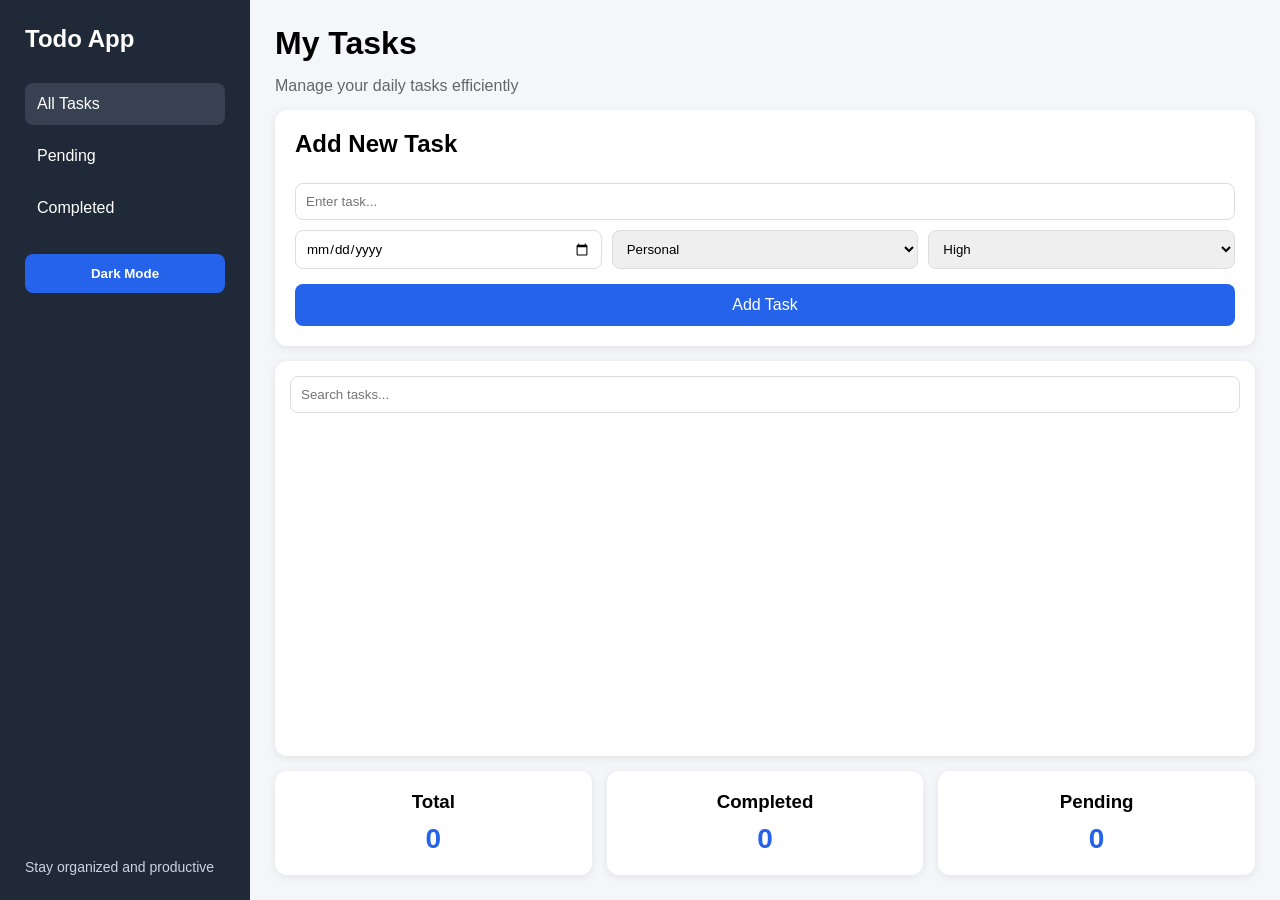
<file: index.html>
<!DOCTYPE html>
<html lang="en">
<head>
    <meta charset="UTF-8">
    <meta name="viewport" content="width=device-width, initial-scale=1.0">
    <title>Todo Dashboard</title>
    <link rel="stylesheet" href="style.css">
</head>
<body>

<div class="app">

    <aside class="sidebar">

        <h1>Todo App</h1>

        <ul>
            <li class="filter-btn active" data-filter="all">
                All Tasks
            </li>

            <li class="filter-btn" data-filter="pending">
                Pending
            </li>

            <li class="filter-btn" data-filter="completed">
                Completed
            </li>
        </ul>

        <button id="themeToggle" class="theme-btn">
            Dark Mode
        </button>

        <div class="sidebar-footer">
            Stay organized and productive
        </div>

    </aside>

    <main class="main-content">

        <div class="top-bar">
            <h1>My Tasks</h1>
        </div>

        <p class="subtitle">
            Manage your daily tasks efficiently
        </p>

        <section class="add-task-card">

            <h2>Add New Task</h2>

            <input
                type="text"
                id="taskInput"
                placeholder="Enter task..."
            >

            <div class="task-options">

                <input
                    type="date"
                    id="taskDate"
                >

                <select id="taskCategory">
                    <option>Personal</option>
                    <option>Work</option>
                    <option>Study</option>
                </select>

                <select id="taskPriority">
                    <option>High</option>
                    <option>Medium</option>
                    <option>Low</option>
                </select>

            </div>

            <button id="addBtn">
                Add Task
            </button>

        </section>

        <section class="task-section">

            <div class="search-box">

                <input
                    type="text"
                    id="searchTask"
                    placeholder="Search tasks..."
                >

            </div>

            <div class="task-scroll">

                <div id="taskList"></div>

            </div>

        </section>

        <section class="stats">

            <div class="stat-card">
                <h3>Total</h3>
                <span id="totalTasks">0</span>
            </div>

            <div class="stat-card">
                <h3>Completed</h3>
                <span id="completedTasks">0</span>
            </div>

            <div class="stat-card">
                <h3>Pending</h3>
                <span id="pendingTasks">0</span>
            </div>

        </section>

    </main>

</div>

<script src="script.js"></script>

</body>
</html>
</file>
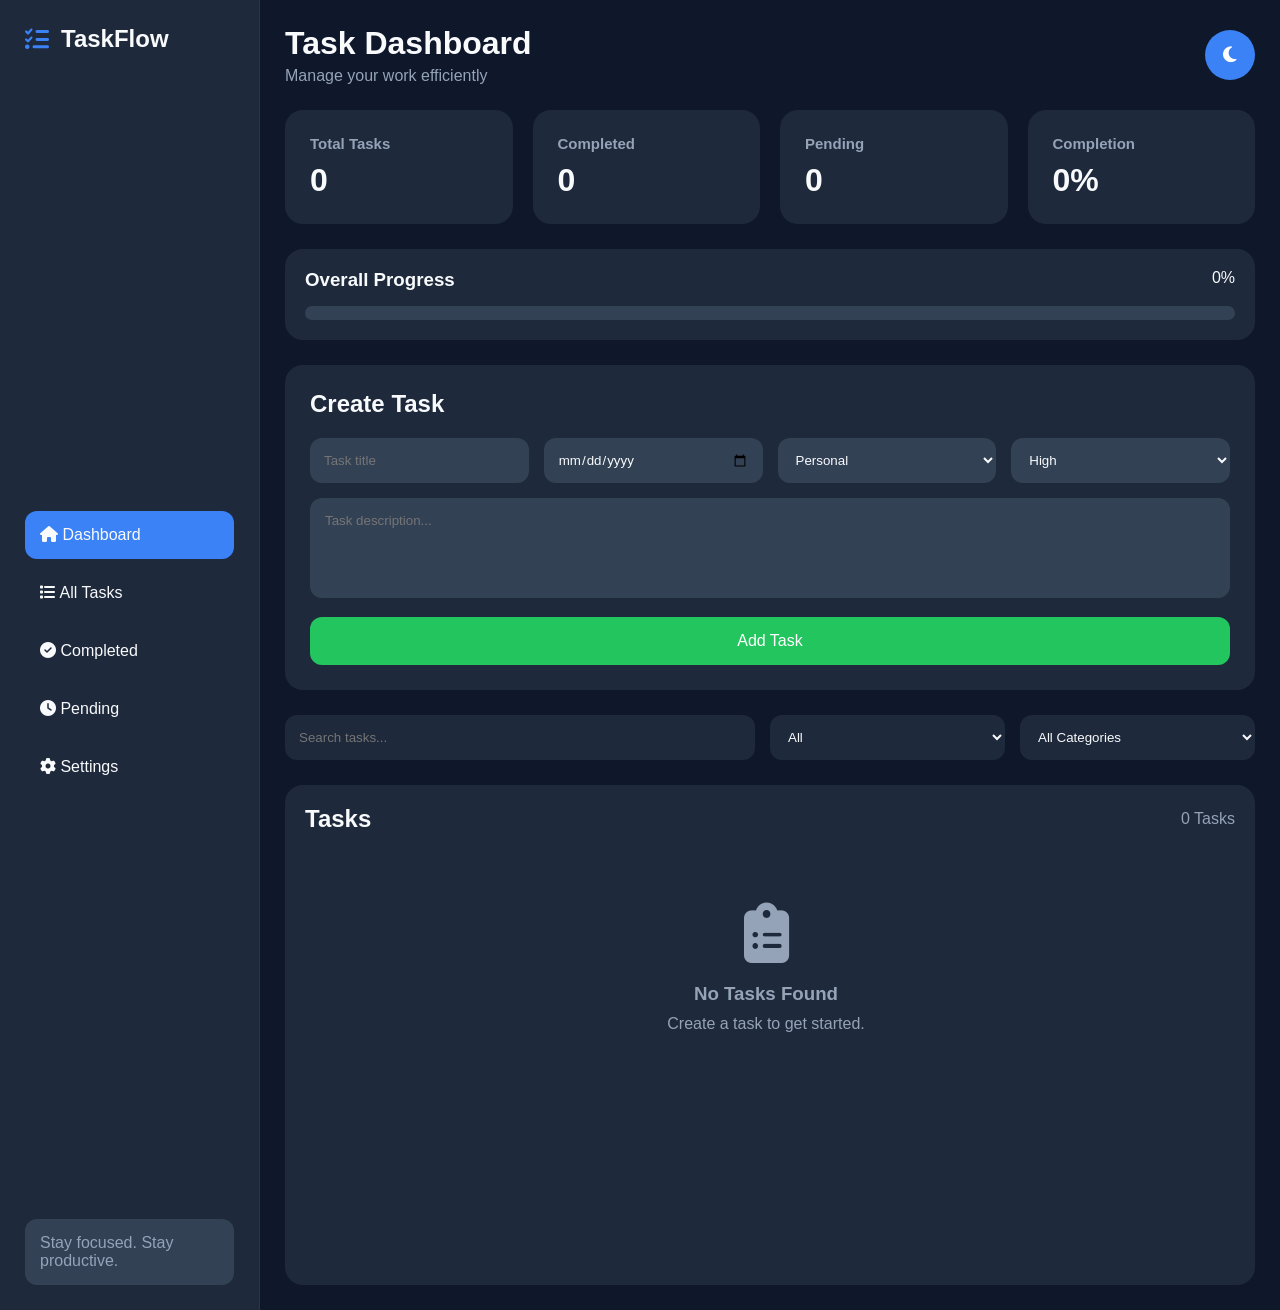
<file: To do list 2/index.html>
<!DOCTYPE html>
<html lang="en">
<head>
    <meta charset="UTF-8">
    <meta name="viewport" content="width=device-width, initial-scale=1.0">
    <title>TaskFlow Dashboard</title>

    <link rel="stylesheet" href="style.css">

    <link
        rel="stylesheet"
        href="https://cdnjs.cloudflare.com/ajax/libs/font-awesome/6.5.2/css/all.min.css"
    >
</head>
<body>

<div class="container">

    <!-- Sidebar -->
    <aside class="sidebar">

        <div class="logo">
            <i class="fa-solid fa-list-check"></i>
            <h2>TaskFlow</h2>
        </div>

        <nav>

            <ul>

                <li class="nav-item active" data-page="dashboard">
                    <i class="fa-solid fa-house"></i>
                    Dashboard
                </li>

                <li class="nav-item" data-page="all">
                    <i class="fa-solid fa-list"></i>
                    All Tasks
                </li>

                <li class="nav-item" data-page="completed">
                    <i class="fa-solid fa-circle-check"></i>
                    Completed
                </li>

                <li class="nav-item" data-page="pending">
                    <i class="fa-solid fa-clock"></i>
                    Pending
                </li>

                <li class="nav-item" data-page="settings">
                    <i class="fa-solid fa-gear"></i>
                    Settings
                </li>

            </ul>

        </nav>

        <div class="sidebar-footer">
            <p>Stay focused. Stay productive.</p>
        </div>

    </aside>

    <!-- Main Content -->
    <main class="main">

        <!-- Header -->
        <header class="topbar">

            <div>
                <h1>Task Dashboard</h1>
                <p>Manage your work efficiently</p>
            </div>

            <div class="top-actions">

                <button id="themeToggle">
                    <i class="fa-solid fa-moon"></i>
                </button>

            </div>

        </header>

        <!-- Stats -->
        <section class="stats-grid">

            <div class="stat-card">
                <h3>Total Tasks</h3>
                <span id="totalTasks">0</span>
            </div>

            <div class="stat-card">
                <h3>Completed</h3>
                <span id="completedTasks">0</span>
            </div>

            <div class="stat-card">
                <h3>Pending</h3>
                <span id="pendingTasks">0</span>
            </div>

            <div class="stat-card">
                <h3>Completion</h3>
                <span id="completionRate">0%</span>
            </div>

        </section>

        <!-- Progress -->
        <section class="progress-card">

            <div class="progress-header">
                <h3>Overall Progress</h3>
                <span id="progressText">0%</span>
            </div>

            <div class="progress-bar">
                <div id="progressFill"></div>
            </div>

        </section>

        <!-- Add Task -->
        <section class="add-task-card">

            <h2>Create Task</h2>

            <div class="form-grid">

                <input
                    type="text"
                    id="taskInput"
                    placeholder="Task title"
                >

                <input
                    type="date"
                    id="taskDate"
                >

                <select id="taskCategory">

                    <option value="Personal">
                        Personal
                    </option>

                    <option value="Work">
                        Work
                    </option>

                    <option value="Study">
                        Study
                    </option>

                </select>

                <select id="taskPriority">

                    <option value="High">
                        High
                    </option>

                    <option value="Medium">
                        Medium
                    </option>

                    <option value="Low">
                        Low
                    </option>

                </select>

            </div>

            <textarea
                id="taskDescription"
                placeholder="Task description..."
            ></textarea>

            <button id="addTaskBtn">
                Add Task
            </button>

        </section>

        <!-- Search + Filters -->
        <section class="filter-card">

            <input
                type="text"
                id="searchInput"
                placeholder="Search tasks..."
            >

            <select id="statusFilter">

                <option value="all">
                    All
                </option>

                <option value="completed">
                    Completed
                </option>

                <option value="pending">
                    Pending
                </option>

            </select>

            <select id="categoryFilter">

                <option value="all">
                    All Categories
                </option>

                <option value="Personal">
                    Personal
                </option>

                <option value="Work">
                    Work
                </option>

                <option value="Study">
                    Study
                </option>

            </select>

        </section>

        <!-- Task Section -->
        <section class="task-container">

            <div class="task-header">

                <h2>Tasks</h2>

                <span id="taskCounter">
                    0 Tasks
                </span>

            </div>

            <div class="task-scroll">

                <div id="taskList">

                    <div class="empty-state">

                        <i class="fa-solid fa-clipboard-list"></i>

                        <h3>No Tasks Yet</h3>

                        <p>
                            Create your first task above.
                        </p>

                    </div>

                </div>

            </div>

        </section>

    </main>

</div>

<script src="script.js"></script>

</body>
</html>
</file>
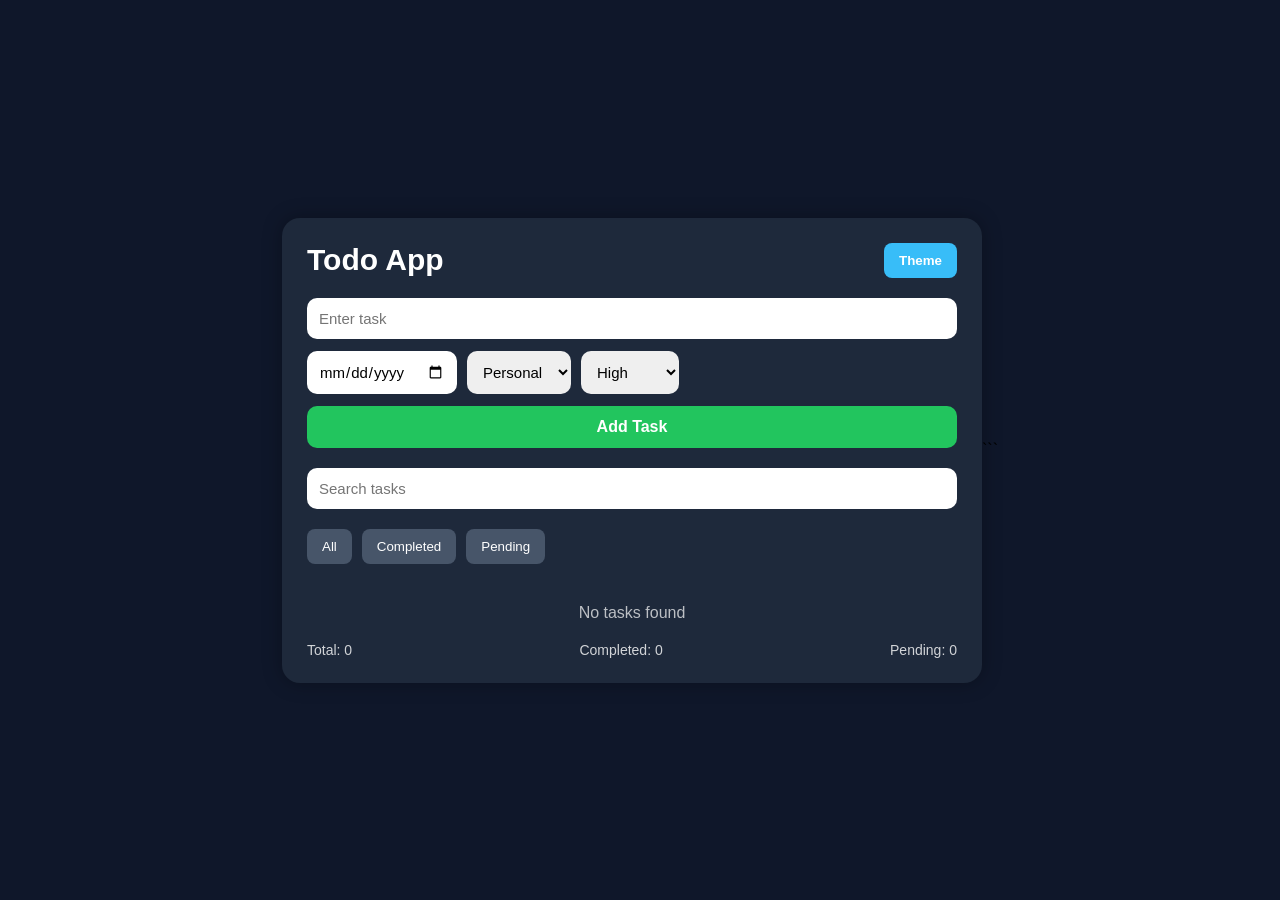
<file: new_index.html>
<!DOCTYPE html>
<html lang="en">
<head>
  <meta charset="UTF-8">
  <meta name="viewport" content="width=device-width, initial-scale=1.0">
  <title>Ultimate Todo App</title>

  <style>

    *{
      margin:0;
      padding:0;
      box-sizing:border-box;
      font-family:Arial, Helvetica, sans-serif;
    }

    body{
      background:#0f172a;
      min-height:100vh;
      display:flex;
      justify-content:center;
      align-items:center;
      padding:20px;
      transition:0.3s;
    }

    body.light{
      background:#f1f5f9;
    }

    .container{
      width:100%;
      max-width:700px;
      background:#1e293b;
      padding:25px;
      border-radius:18px;
      color:white;
      box-shadow:0 0 20px rgba(0,0,0,0.3);
      transition:0.3s;
    }

    body.light .container{
      background:white;
      color:black;
    }

    .top-bar{
      display:flex;
      justify-content:space-between;
      align-items:center;
      margin-bottom:20px;
      gap:10px;
      flex-wrap:wrap;
    }

    h1{
      font-size:30px;
    }

    .theme-btn{
      border:none;
      padding:10px 15px;
      border-radius:8px;
      cursor:pointer;
      background:#38bdf8;
      color:white;
      font-weight:bold;
    }

    .input-group{
      display:flex;
      flex-direction:column;
      gap:12px;
      margin-bottom:20px;
    }

    input, select{
      padding:12px;
      border:none;
      outline:none;
      border-radius:10px;
      font-size:15px;
    }

    .row{
      display:flex;
      gap:10px;
    }

    .add-btn{
      padding:12px;
      border:none;
      border-radius:10px;
      background:#22c55e;
      color:white;
      cursor:pointer;
      font-size:16px;
      font-weight:bold;
    }

    .search-box{
      margin-bottom:20px;
    }

    .search-box input{
      width:100%;
    }

    .filters{
      display:flex;
      gap:10px;
      margin-bottom:20px;
      flex-wrap:wrap;
    }

    .filters button{
      padding:10px 15px;
      border:none;
      border-radius:8px;
      cursor:pointer;
      background:#475569;
      color:white;
    }

    ul{
        list-style:none;
        max-height:400px;
        overflow-y:auto;
        padding-right:5px;
        scroll-behavior:smooth;
    }

    ul::-webkit-scrollbar{
        width:8px;
    }

        ul::-webkit-scrollbar-track{
        background:#1e293b;
        border-radius:10px;
    }

        ul::-webkit-scrollbar-thumb{
        background:#475569;
        border-radius:10px;
    }

        ul::-webkit-scrollbar-thumb:hover{
        background:#64748b;
    }

    li{
      background:#334155;
      padding:15px;
      border-radius:12px;
      margin-bottom:15px;
      display:flex;
      justify-content:space-between;
      align-items:center;
      gap:10px;
      flex-wrap:wrap;
      transition:0.3s;
    }

    body.light li{
      background:#e2e8f0;
    }

    .task-info{
      flex:1;
    }

    .task-text{
      font-size:18px;
      margin-bottom:5px;
    }

    .completed .task-text{
      text-decoration:line-through;
      opacity:0.6;
    }

    .task-details{
      font-size:13px;
      opacity:0.8;
    }

    .actions{
      display:flex;
      gap:8px;
      flex-wrap:wrap;
    }

    .actions button{
      border:none;
      padding:8px 10px;
      border-radius:8px;
      color:white;
      cursor:pointer;
    }

    .complete-btn{
      background:#0ea5e9;
    }

    .edit-btn{
      background:#f59e0b;
    }

    .delete-btn{
      background:#ef4444;
    }

    .stats{
      margin-top:20px;
      display:flex;
      justify-content:space-between;
      font-size:14px;
      opacity:0.8;
      flex-wrap:wrap;
      gap:10px;
    }

    .empty{
      text-align:center;
      opacity:0.7;
      margin-top:20px;
    }

    .high{
      border-left:6px solid #ef4444;
    }

    .medium{
      border-left:6px solid #f59e0b;
    }

    .low{
      border-left:6px solid #22c55e;
    }

    @media(max-width:600px){

      .row{
        flex-direction:column;
      }

      .actions{
        width:100%;
      }

      .actions button{
        flex:1;
      }
    }

  </style>
</head>

<body>

  <div class="container">

    <div class="top-bar">
      <h1>Todo App</h1>

      <button class="theme-btn" onclick="toggleTheme()">
        Theme
      </button>
    </div>

    <div class="input-group">

      <input
        type="text"
        id="taskInput"
        placeholder="Enter task"
      >

      <div class="row">

        <input
          type="date"
          id="dueDate"
        >

        <select id="category">
          <option value="Personal">Personal</option>
          <option value="Study">Study</option>
          <option value="Work">Work</option>
          <option value="Other">Other</option>
        </select>

        <select id="priority">
          <option value="high">High</option>
          <option value="medium">Medium</option>
          <option value="low">Low</option>
        </select>

      </div>

      <button class="add-btn" onclick="addTask()">
        Add Task
      </button>

    </div>

    <div class="search-box">
      <input
        type="text"
        id="searchInput"
        placeholder="Search tasks"
        onkeyup="displayTasks()"
      >
    </div>

    <div class="filters">
      <button onclick="setFilter('all')">All</button>
      <button onclick="setFilter('completed')">Completed</button>
      <button onclick="setFilter('pending')">Pending</button>
    </div>

    <ul id="taskList"></ul>

    <p class="empty" id="emptyMsg">
      No tasks found
    </p>

    <div class="stats">
      <p>Total: <span id="totalTasks">0</span></p>
      <p>Completed: <span id="completedTasks">0</span></p>
      <p>Pending: <span id="pendingTasks">0</span></p>
    </div>

  </div>

  <script>

    let tasks = JSON.parse(localStorage.getItem("tasks")) || [];

    let currentFilter = "all";

    let theme = localStorage.getItem("theme") || "dark";

    if(theme === "light"){
      document.body.classList.add("light");
    }

    function saveTasks(){
      localStorage.setItem("tasks", JSON.stringify(tasks));
    }

    function setFilter(filter){
      currentFilter = filter;
      displayTasks();
    }

    function updateStats(){

      document.getElementById("totalTasks").innerText = tasks.length;

      let completed = tasks.filter(task => task.completed).length;

      document.getElementById("completedTasks").innerText = completed;

      document.getElementById("pendingTasks").innerText = tasks.length - completed;
    }

    function displayTasks(){

      const taskList = document.getElementById("taskList");
      const emptyMsg = document.getElementById("emptyMsg");
      const search = document.getElementById("searchInput").value.toLowerCase();

      taskList.innerHTML = "";

      let filteredTasks = tasks.filter(task => {

        let matchesSearch = task.text.toLowerCase().includes(search);

        let matchesFilter = true;

        if(currentFilter === "completed"){
          matchesFilter = task.completed;
        }

        if(currentFilter === "pending"){
          matchesFilter = !task.completed;
        }

        return matchesSearch && matchesFilter;
      });

      if(filteredTasks.length === 0){
        emptyMsg.style.display = "block";
      }
      else{
        emptyMsg.style.display = "none";
      }

      filteredTasks.forEach((task,index)=>{

        const realIndex = tasks.indexOf(task);

        const li = document.createElement("li");

        li.classList.add(task.priority);

        if(task.completed){
          li.classList.add("completed");
        }

        li.innerHTML = `

          <div class="task-info">

            <div class="task-text">
              ${task.text}
            </div>

            <div class="task-details">
              Category: ${task.category} |
              Due: ${task.date || "No date"} |
              Priority: ${task.priority}
            </div>

          </div>

          <div class="actions">

            <button
              class="complete-btn"
              onclick="toggleTask(${realIndex})"
            >
              ✓
            </button>

            <button
              class="edit-btn"
              onclick="editTask(${realIndex})"
            >
              Edit
            </button>

            <button
              class="delete-btn"
              onclick="deleteTask(${realIndex})"
            >
              Delete
            </button>

          </div>

        `;

        taskList.appendChild(li);
      });

      updateStats();
    }

    function addTask(){

      const taskInput = document.getElementById("taskInput");
      const dueDate = document.getElementById("dueDate");
      const category = document.getElementById("category");
      const priority = document.getElementById("priority");

      const text = taskInput.value.trim();

      if(text === ""){
        alert("Please enter task");
        return;
      }

      tasks.push({
        text:text,
        date:dueDate.value,
        category:category.value,
        priority:priority.value,
        completed:false
      });

      saveTasks();
      displayTasks();

      taskInput.value = "";
      dueDate.value = "";
    }

    function toggleTask(index){

      tasks[index].completed = !tasks[index].completed;

      saveTasks();
      displayTasks();
    }

    function deleteTask(index){

      tasks.splice(index,1);

      saveTasks();
      displayTasks();
    }

    function editTask(index){

      const newText = prompt(
        "Edit task",
        tasks[index].text
      );

      if(newText === null || newText.trim() === ""){
        return;
      }

      const newDate = prompt(
        "Edit due date (YYYY-MM-DD)",
        tasks[index].date
      );

      if(newDate === null){
        return;
      }

      const newCategory = prompt(
        "Edit category",
        tasks[index].category
      );

      if(newCategory === null || newCategory.trim() === ""){
        return;
      }

      const newPriority = prompt(
        "Edit priority (high/medium/low)",
        tasks[index].priority
      );

      if(newPriority === null || newPriority.trim() === ""){
        return;
      }

      tasks[index].text = newText;
      tasks[index].date = newDate;
      tasks[index].category = newCategory;
      tasks[index].priority = newPriority;

      saveTasks();
      displayTasks();
    }

    function toggleTheme(){

      document.body.classList.toggle("light");

      if(document.body.classList.contains("light")){
        localStorage.setItem("theme","light");
      }
      else{
        localStorage.setItem("theme","dark");
      }
    }

    displayTasks();

  </script>

</body>
</html>
```
</file>
<file: style.css>
*{
    margin:0;
    padding:0;
    box-sizing:border-box;
    font-family:Arial, Helvetica, sans-serif;
}

body{
    background:#f4f6f9;
    height:100vh;
    overflow:hidden;
    transition:0.3s;
}

.app{
    display:flex;
    height:100vh;
}

.sidebar{
    width:250px;
    background:#1f2937;
    color:white;
    padding:25px;
    display:flex;
    flex-direction:column;
}

.sidebar h1{
    margin-bottom:30px;
}

.sidebar ul{
    list-style:none;
}

.sidebar li{
    padding:12px;
    margin-bottom:10px;
    border-radius:8px;
    cursor:pointer;
    transition:0.3s;
}

.sidebar li:hover,
.sidebar li.active{
    background:#374151;
}

.theme-btn{
    width:100%;
    padding:12px;
    border:none;
    border-radius:8px;
    margin-top:15px;
    cursor:pointer;
    background:#2563eb;
    color:white;
    font-weight:bold;
}

.theme-btn:hover{
    background:#1d4ed8;
}

.sidebar-footer{
    margin-top:auto;
    font-size:14px;
    color:#cbd5e1;
}

.main-content{
    flex:1;
    padding:25px;
    display:flex;
    flex-direction:column;
    gap:15px;
    height:100vh;
    overflow:hidden;
}

.top-bar{
    display:flex;
    justify-content:space-between;
    align-items:center;
}

.subtitle{
    color:#666;
}

.add-task-card{
    background:white;
    padding:20px;
    border-radius:12px;
    box-shadow:0 2px 10px rgba(0,0,0,0.08);
}

.add-task-card h2{
    margin-bottom:15px;
}

.add-task-card input,
.add-task-card select{
    width:100%;
    padding:10px;
    margin-top:10px;
    border:1px solid #ddd;
    border-radius:8px;
}

.task-options{
    display:grid;
    grid-template-columns:1fr 1fr 1fr;
    gap:10px;
}

#addBtn{
    width:100%;
    margin-top:15px;
    padding:12px;
    border:none;
    border-radius:8px;
    cursor:pointer;
    background:#2563eb;
    color:white;
    font-size:16px;
}

#addBtn:hover{
    background:#1d4ed8;
}

.task-section{
    background:white;
    border-radius:12px;
    padding:15px;
    box-shadow:0 2px 10px rgba(0,0,0,0.08);
    flex:1;
    min-height:0;
    display:flex;
    flex-direction:column;
}

.search-box{
    margin-bottom:10px;
}

.search-box input{
    width:100%;
    padding:10px;
    border:1px solid #ddd;
    border-radius:8px;
}

.task-scroll{
    flex:1;
    overflow-y:auto;
    padding-right:5px;
}

.task{
    background:#f8fafc;
    padding:15px;
    border-radius:10px;
    margin-bottom:10px;
    border-left:5px solid #2563eb;
}

.task.completed{
    opacity:0.7;
    text-decoration:line-through;
}

.task-top{
    display:flex;
    justify-content:space-between;
    align-items:center;
}

.task-info{
    margin-top:8px;
    color:#666;
    font-size:14px;
}

.task-actions{
    display:flex;
    gap:8px;
    margin-top:10px;
}

.task-actions button{
    padding:6px 10px;
    border:none;
    border-radius:6px;
    cursor:pointer;
    color:white;
}

.complete-btn{
    background:#22c55e;
}

.edit-btn{
    background:#f59e0b;
}

.delete-btn{
    background:#ef4444;
}

.stats{
    display:grid;
    grid-template-columns:repeat(3,1fr);
    gap:15px;
}

.stat-card{
    background:white;
    padding:20px;
    border-radius:12px;
    text-align:center;
    box-shadow:0 2px 10px rgba(0,0,0,0.08);
}

.stat-card h3{
    margin-bottom:10px;
}

.stat-card span{
    font-size:28px;
    font-weight:bold;
    color:#2563eb;
}

.dark-mode{
    background:#111827;
    color:white;
}

.dark-mode .main-content{
    background:#111827;
}

.dark-mode .subtitle{
    color:#d1d5db;
}

.dark-mode .add-task-card,
.dark-mode .task-section,
.dark-mode .stat-card{
    background:#1f2937;
    color:white;
}

.dark-mode input,
.dark-mode select{
    background:#374151;
    color:white;
    border:1px solid #4b5563;
}

.dark-mode .task{
    background:#374151;
    color:white;
}

.dark-mode .task-info{
    color:#d1d5db;
}

::-webkit-scrollbar{
    width:8px;
}

::-webkit-scrollbar-thumb{
    background:#cbd5e1;
    border-radius:10px;
}

@media(max-width:900px){

    .app{
        flex-direction:column;
    }

    .sidebar{
        width:100%;
    }

    .task-options{
        grid-template-columns:1fr;
    }

    .stats{
        grid-template-columns:1fr;
    }
}
</file>
<file: To do list 2/style.css>
*{
    margin:0;
    padding:0;
    box-sizing:border-box;
    font-family:'Segoe UI',sans-serif;
}

:root{
    --bg:#0f172a;
    --card:#1e293b;
    --card2:#334155;
    --text:#f8fafc;
    --muted:#94a3b8;
    --blue:#3b82f6;
    --green:#22c55e;
    --orange:#f59e0b;
    --red:#ef4444;
}

body.light{
    --bg:#f1f5f9;
    --card:#ffffff;
    --card2:#e2e8f0;
    --text:#0f172a;
    --muted:#64748b;
}

body{
    background:var(--bg);
    color:var(--text);
    min-height:100vh;
}

.container{
    display:flex;
    min-height:100vh;
}

/* SIDEBAR */

.sidebar{
    width:260px;
    background:var(--card);
    padding:25px;
    display:flex;
    flex-direction:column;
    justify-content:space-between;
    border-right:1px solid rgba(255,255,255,.05);
}

.logo{
    display:flex;
    align-items:center;
    gap:12px;
    margin-bottom:40px;
}

.logo i{
    color:var(--blue);
    font-size:24px;
}

.sidebar ul{
    list-style:none;
}

.nav-item{
    padding:15px;
    margin-bottom:10px;
    border-radius:12px;
    cursor:pointer;
    transition:.3s;
}

.nav-item:hover{
    background:var(--card2);
}

.nav-item.active{
    background:var(--blue);
}

.sidebar-footer{
    padding:15px;
    background:var(--card2);
    border-radius:12px;
    color:var(--muted);
}

/* MAIN */

.main{
    flex:1;
    padding:25px;
    overflow:hidden;
}

.topbar{
    display:flex;
    justify-content:space-between;
    align-items:center;
    margin-bottom:25px;
}

.topbar p{
    color:var(--muted);
    margin-top:5px;
}

#themeToggle{
    width:50px;
    height:50px;
    border:none;
    border-radius:50%;
    background:var(--blue);
    color:white;
    cursor:pointer;
    font-size:18px;
}

/* STATS */

.stats-grid{
    display:grid;
    grid-template-columns:repeat(4,1fr);
    gap:20px;
    margin-bottom:25px;
}

.stat-card{
    background:var(--card);
    padding:25px;
    border-radius:18px;
}

.stat-card h3{
    color:var(--muted);
    margin-bottom:10px;
    font-size:15px;
}

.stat-card span{
    font-size:32px;
    font-weight:700;
}

/* PROGRESS */

.progress-card{
    background:var(--card);
    padding:20px;
    border-radius:18px;
    margin-bottom:25px;
}

.progress-header{
    display:flex;
    justify-content:space-between;
    margin-bottom:15px;
}

.progress-bar{
    height:14px;
    background:var(--card2);
    border-radius:20px;
    overflow:hidden;
}

#progressFill{
    height:100%;
    width:0%;
    background:var(--green);
    transition:.4s;
}

/* ADD TASK */

.add-task-card{
    background:var(--card);
    padding:25px;
    border-radius:18px;
    margin-bottom:25px;
}

.add-task-card h2{
    margin-bottom:20px;
}

.form-grid{
    display:grid;
    grid-template-columns:repeat(4,1fr);
    gap:15px;
    margin-bottom:15px;
}

.form-grid input,
.form-grid select{
    padding:14px;
    border:none;
    border-radius:12px;
    background:var(--card2);
    color:var(--text);
}

#taskDescription{
    width:100%;
    min-height:100px;
    resize:none;
    border:none;
    border-radius:12px;
    padding:15px;
    margin-bottom:15px;
    background:var(--card2);
    color:var(--text);
}

#addTaskBtn{
    width:100%;
    padding:15px;
    border:none;
    border-radius:12px;
    background:var(--green);
    color:white;
    font-size:16px;
    cursor:pointer;
}

/* FILTERS */

.filter-card{
    display:grid;
    grid-template-columns:2fr 1fr 1fr;
    gap:15px;
    margin-bottom:25px;
}

.filter-card input,
.filter-card select{
    padding:14px;
    border:none;
    border-radius:12px;
    background:var(--card);
    color:var(--text);
}

/* TASK CONTAINER */

.task-container{
    background:var(--card);
    border-radius:18px;
    padding:20px;

    display:flex;
    flex-direction:column;

    height:500px;
}

.task-header{
    display:flex;
    justify-content:space-between;
    align-items:center;

    margin-bottom:20px;
}

#taskCounter{
    color:var(--muted);
}

.task-scroll{
    flex:1;
    overflow-y:auto;
    overflow-x:hidden;

    padding-right:8px;
}

.task-scroll::-webkit-scrollbar{
    width:8px;
}

.task-scroll::-webkit-scrollbar-track{
    background:var(--card);
}

.task-scroll::-webkit-scrollbar-thumb{
    background:var(--blue);
    border-radius:10px;
}

/* TASK CARD */

.task-card{
    background:var(--card2);

    border-radius:16px;

    padding:18px;

    margin-bottom:15px;

    transition:.3s;
}

.task-card:hover{
    transform:translateY(-2px);
}

.task-top{
    display:flex;
    justify-content:space-between;
    align-items:flex-start;

    margin-bottom:12px;
}

.task-title{
    font-size:18px;
    font-weight:600;
}

.task-description{
    color:var(--muted);
    margin-bottom:15px;
    line-height:1.5;
}

.task-meta{
    display:flex;
    gap:10px;
    flex-wrap:wrap;

    margin-bottom:15px;
}

.badge{
    padding:6px 12px;
    border-radius:999px;
    font-size:12px;
    font-weight:600;
}

.priority-high{
    background:rgba(239,68,68,.2);
    color:#ef4444;
}

.priority-medium{
    background:rgba(245,158,11,.2);
    color:#f59e0b;
}

.priority-low{
    background:rgba(34,197,94,.2);
    color:#22c55e;
}

.category{
    background:rgba(59,130,246,.2);
    color:#3b82f6;
}

.date{
    background:rgba(255,255,255,.08);
}

/* ACTIONS */

.task-actions{
    display:flex;
    gap:10px;
    flex-wrap:wrap;
}

.complete-btn,
.edit-btn,
.delete-btn{
    border:none;
    padding:10px 14px;
    border-radius:10px;
    cursor:pointer;
    color:white;
}

.complete-btn{
    background:var(--green);
}

.edit-btn{
    background:var(--orange);
}

.delete-btn{
    background:var(--red);
}

/* COMPLETED TASK */

.completed{
    opacity:.7;
}

.completed .task-title{
    text-decoration:line-through;
}

/* EMPTY STATE */

.empty-state{
    text-align:center;
    padding:50px 20px;
    color:var(--muted);
}

.empty-state i{
    font-size:60px;
    margin-bottom:20px;
}

.empty-state h3{
    margin-bottom:10px;
}

/* SETTINGS PAGE */

.settings-box{
    background:var(--card);
    padding:25px;
    border-radius:18px;
}

/* MOBILE */

@media(max-width:1200px){

    .stats-grid{
        grid-template-columns:repeat(2,1fr);
    }

    .form-grid{
        grid-template-columns:repeat(2,1fr);
    }
}

@media(max-width:900px){

    .sidebar{
        display:none;
    }

    .filter-card{
        grid-template-columns:1fr;
    }

    .form-grid{
        grid-template-columns:1fr;
    }

    .stats-grid{
        grid-template-columns:1fr;
    }

    .task-container{
        height:450px;
    }
}

@media(max-width:600px){

    .main{
        padding:15px;
    }

    .topbar{
        flex-direction:column;
        align-items:flex-start;
        gap:15px;
    }

    .task-actions{
        flex-direction:column;
    }

    .complete-btn,
    .edit-btn,
    .delete-btn{
        width:100%;
    }
}
</file>
